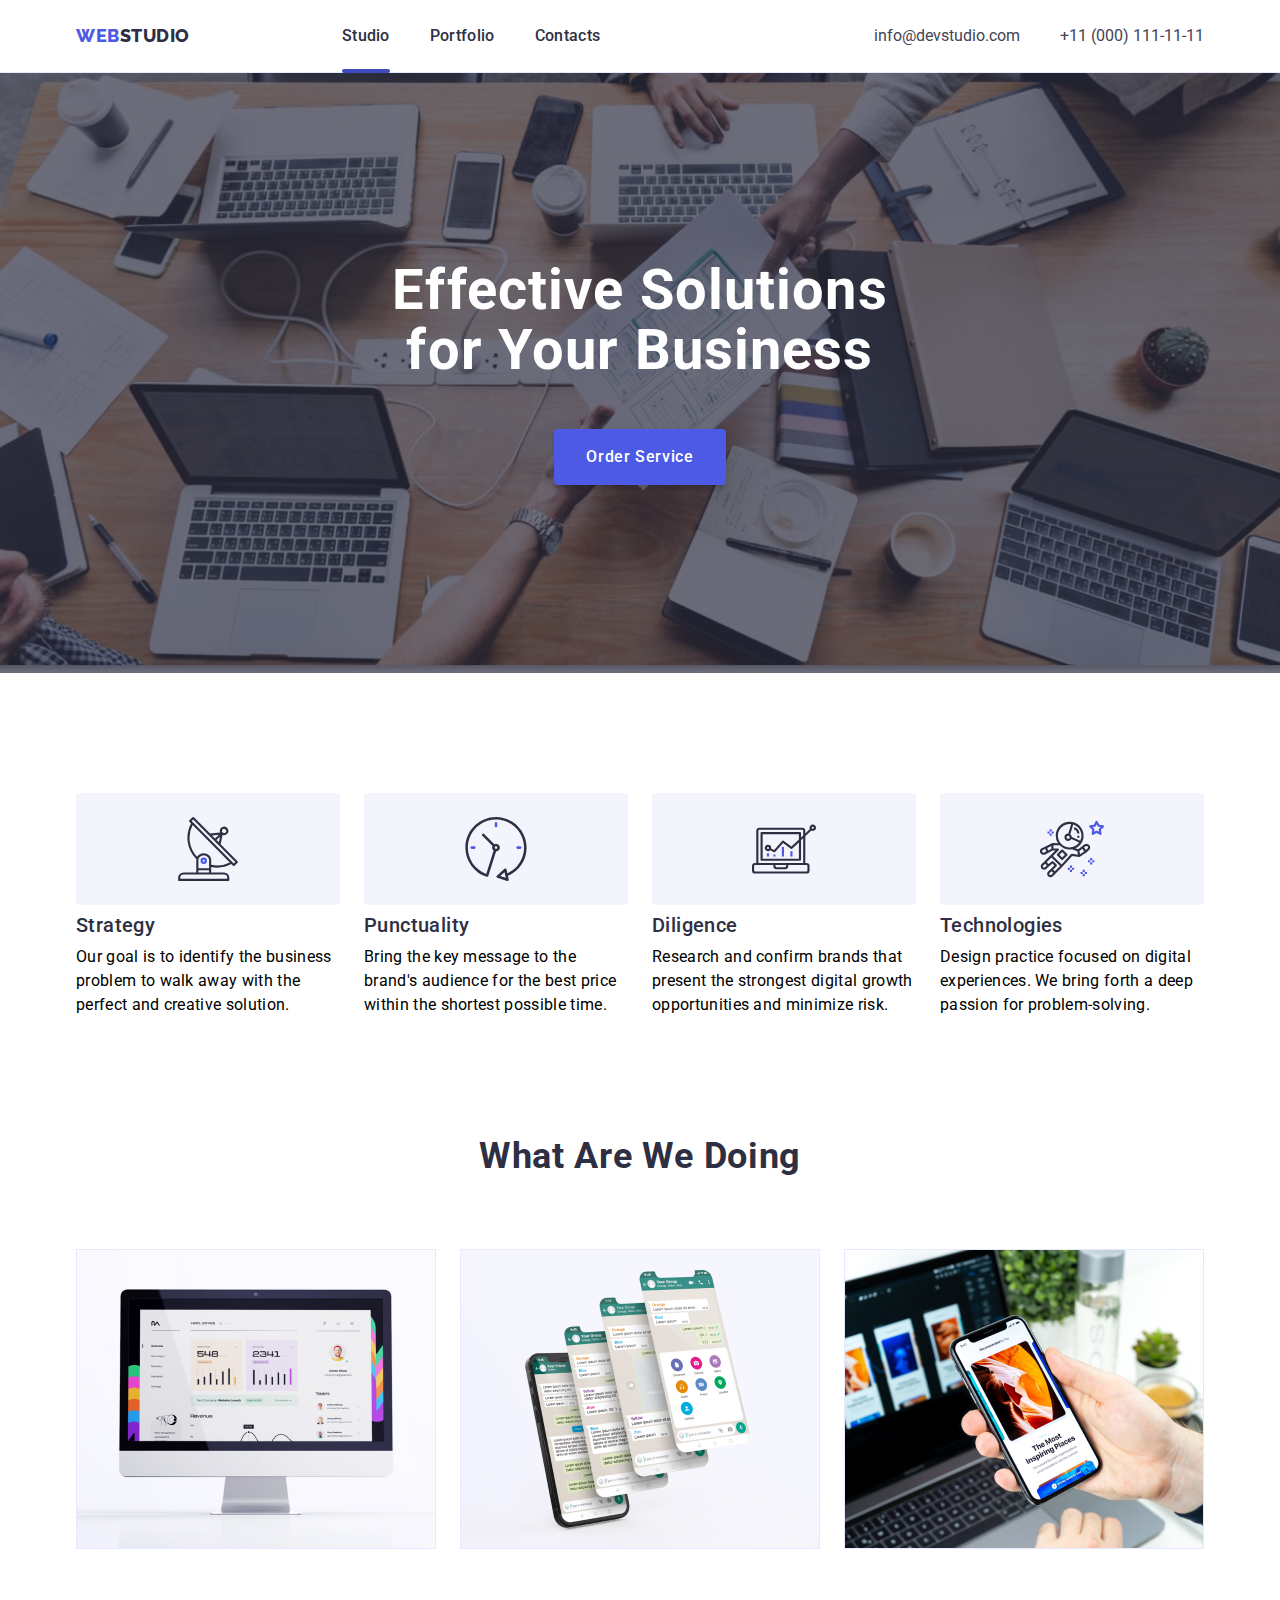
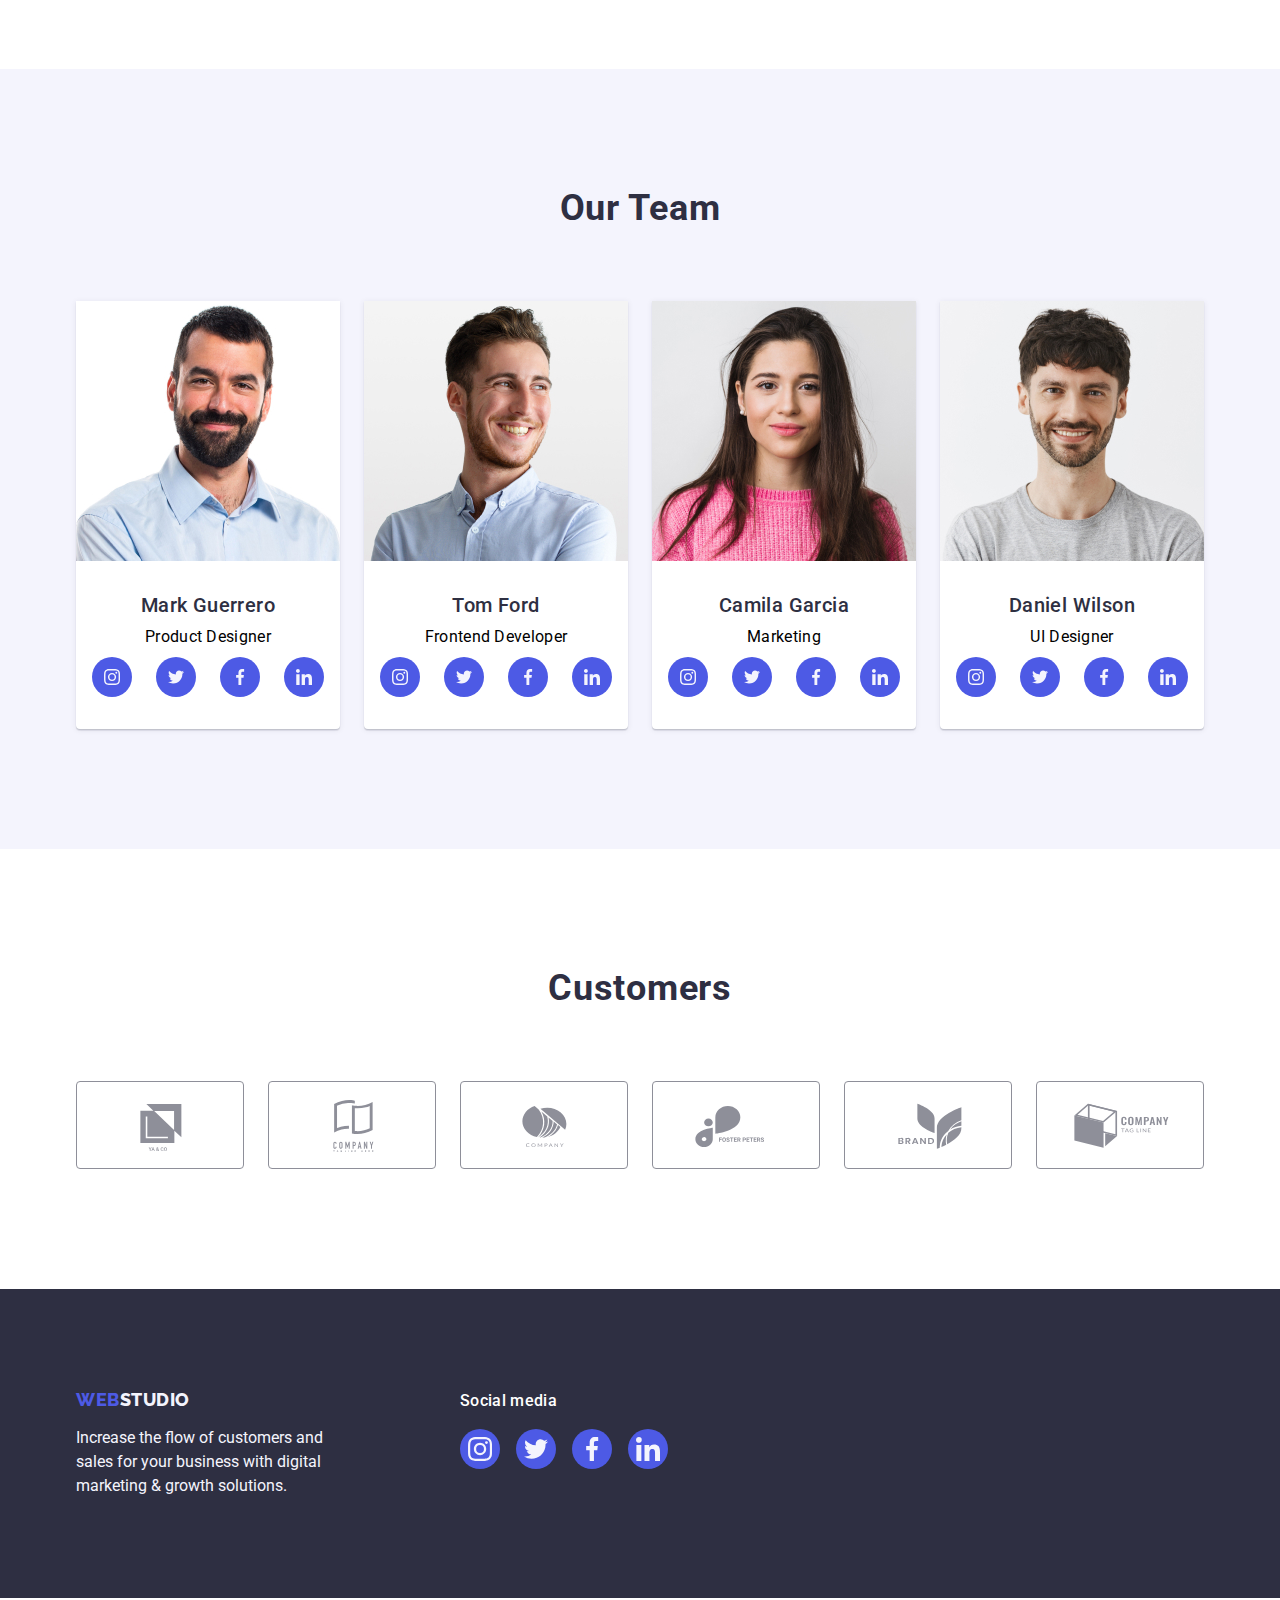
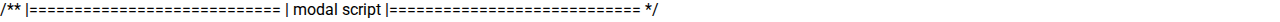
<file: index.html>
<!DOCTYPE html>
<html lang="en">
  <head>
    <meta charset="UTF-8" />
    <meta http-equiv="X-UA-Compatible" content="IE=edge" />
    <meta name="viewport" content="width=device-width, initial-scale=1.0" />
    <title>Main Page</title>
    <!-- Google fonts -->
    <link rel="preconnect" href="https://fonts.googleapis.com" />
    <link rel="preconnect" href="https://fonts.gstatic.com" crossorigin />
    <link
      href="https://fonts.googleapis.com/css2?family=Raleway:wght@800&family=Roboto:wght@400;500;700;900&display=swap"
      rel="stylesheet"
    />
    <!-- Normalize css -->
    <link
      rel="stylesheet"
      href="https://cdnjs.cloudflare.com/ajax/libs/modern-normalize/1.1.0/modern-normalize.min.css"
    />
    <!-- In-document CSS -->
    <link rel="stylesheet" href="./css/styles.css" />
  </head>

  <body>
    <header class="header">
      <!-- Header section -->
      <div class="container">
        <!-- navigation menu -->
        <nav class="nav">
          <!-- Logo -->
          <a href="./index.html" class="link nav-logo"
            >Web<span class="nav-logo-item">Studio</span>
          </a>
          <ul class="list">
            <li class="list-item">
              <a href="./index.html" class="link nav-link current">Studio</a>
            </li>
            <li class="list-item">
              <a href="./portfolio.html" class="link nav-link">Portfolio</a>
            </li>
            <li class="list-item">
              <a href="" class="link nav-link">Contacts</a>
            </li>
          </ul>
        </nav>
        <!-- adress -->
        <address class="address">
          <ul class="list">
            <li class="address-list-item">
              <a href="mailto:info@devstudio.com" class="address-item link">info@devstudio.com</a>
            </li>
            <li class="address-list-item">
              <a href="tel:+110001111111" class="address-item link">+11 (000) 111-11-11</a>
            </li>
          </ul>
        </address>
      </div>
    </header>

    <!-- main container -->
    <main>
      <!-- Hero section -->
      <section class="hero">
        <div class="container">
          <!-- head -->
          <h1 class="hero-title">Effective Solutions for Your Business</h1>
          <!-- button -->
          <button type="button" class="btn" data-modal-open>Order Service</button>
          <div class="backdrop is-hidden" data-modal>
            <div class="modal">
              <div class="modal-icon">
                <button type="button" class="modal-btn" data-modal-close>
                  <svg class="icon-close" width="8" height="8">
                    <use href="./images/icon.svg#icon-close"></use>
                  </svg>
                </button>
              </div>
            </div>
          </div>
        </div>
      </section>

      <!--  features section -->
      <section class="features">
        <div class="container">
          <h2 class="visually-hidden">features</h2>
          <ul class="list features-description">
            <li class="features-list">
              <div class="features-icon">
                <svg class="icon" width="64" height="64">
                  <use href="./images/icon.svg#icon-antenna"></use>
                </svg>
              </div>
              <h3 class="features-head">Strategy</h3>
              <p class="features-paragraf">
                Our goal is to identify the business problem to walk away with the perfect and
                creative solution.
              </p>
            </li>
            <li class="features-list">
              <div class="features-icon">
                <svg class="icon" width="64" height="64">
                  <use href="./images/icon.svg#icon-clock"></use>
                </svg>
              </div>
              <h3 class="features-head">Punctuality</h3>
              <p class="features-paragraf">
                Bring the key message to the brand's audience for the best price within the shortest
                possible time.
              </p>
            </li>
            <li class="features-list">
              <div class="features-icon">
                <svg class="icon" width="64" height="64">
                  <use href="./images/icon.svg#icon-diagram"></use>
                </svg>
              </div>
              <h3 class="features-head">Diligence</h3>
              <p class="features-paragraf">
                Research and confirm brands that present the strongest digital growth opportunities
                and minimize risk.
              </p>
            </li>
            <li class="features-list">
              <div class="features-icon">
                <svg class="icon" width="64" height="64">
                  <use href="./images/icon.svg#icon-astronaut"></use>
                </svg>
              </div>
              <h3 class="features-head">Technologies</h3>
              <p class="features-paragraf">
                Design practice focused on digital experiences. We bring forth a deep passion for
                problem-solving.
              </p>
            </li>
          </ul>
        </div>
      </section>

      <!-- product section -->
      <section class="product-section">
        <div class="container">
          <h2 class="title product">What are we doing</h2>
          <ul class="list product">
            <li class="product-list-item">
              <img src="./images/main/section2/img1.jpg" alt="monitor" width="360" />
            </li>
            <li class="product-list-item">
              <img src="./images/main/section2/img2.jpg" alt="whatsapp" width="360" />
            </li>
            <li class="product-list-item">
              <img src="./images/main/section2/img3.jpg" alt="mobile" width="360" />
            </li>
          </ul>
        </div>
      </section>

      <!-- team section -->
      <section class="team">
        <div class="container">
          <h2 class="title">Our Team</h2>
          <ul class="list">
            <li class="team-item">
              <img src="./images/main/section3/Mark.jpg" alt="Mark" width="264" class="img" />
              <div class="team-descr">
                <h3 class="team-title">Mark Guerrero</h3>
                <p class="team-posicion">Product Designer</p>
                <ul class="social-icon-list list">
                  <li class="social-icon-list-item">
                    <a
                      class="link-icon link"
                      href="https://www.instagram.com/"
                      target="_blank"
                      rel="noopener noreferrer"
                    >
                      <svg class="icon" width="16" height="16">
                        <use href="./images/icon.svg#icon-instagram"></use>
                      </svg>
                    </a>
                  </li>
                  <li class="social-icon-list-item">
                    <a
                      class="link-icon link"
                      href="https://twitter.com/"
                      target="_blank"
                      rel="noopener noreferrer"
                    >
                      <svg class="icon" width="16" height="16">
                        <use href="./images/icon.svg#icon-twitter"></use>
                      </svg>
                    </a>
                  </li>
                  <li class="social-icon-list-item">
                    <a
                      class="link-icon link"
                      href="https://www.facebook.com/"
                      target="_blank"
                      rel="noopener noreferrer"
                    >
                      <svg class="icon" width="16" height="16">
                        <use href="./images/icon.svg#icon-facebook"></use>
                      </svg>
                    </a>
                  </li>
                  <li class="social-icon-list-item">
                    <a
                      class="link-icon link"
                      href="https://www.linkedin.com/"
                      target="_blank"
                      rel="noopener noreferrer"
                    >
                      <svg class="icon" width="16" height="16">
                        <use href="./images/icon.svg#icon-linkedin"></use>
                      </svg>
                    </a>
                  </li>
                </ul>
              </div>
            </li>
            <li class="team-item">
              <img src="./images/main/section3/Tom.jpg" alt="Tom" width="264" class="img" />
              <div class="team-descr">
                <h3 class="team-title">Tom Ford</h3>
                <p class="team-posicion">Frontend Developer</p>
                <ul class="social-icon-list list">
                  <li class="social-icon-list-item">
                    <a
                      class="link-icon link"
                      href="https://www.instagram.com/"
                      target="_blank"
                      rel="noopener noreferrer"
                    >
                      <svg class="icon" width="16" height="16">
                        <use href="./images/icon.svg#icon-instagram"></use>
                      </svg>
                    </a>
                  </li>
                  <li class="social-icon-list-item">
                    <a
                      class="link-icon link"
                      href="https://twitter.com/"
                      target="_blank"
                      rel="noopener noreferrer"
                    >
                      <svg class="icon" width="16" height="16">
                        <use href="./images/icon.svg#icon-twitter"></use>
                      </svg>
                    </a>
                  </li>
                  <li class="social-icon-list-item">
                    <a
                      class="link-icon link"
                      href="https://www.facebook.com/"
                      target="_blank"
                      rel="noopener noreferrer"
                    >
                      <svg class="icon" width="16" height="16">
                        <use href="./images/icon.svg#icon-facebook"></use>
                      </svg>
                    </a>
                  </li>
                  <li class="social-icon-list-item">
                    <a
                      class="link-icon link"
                      href="https://www.linkedin.com/"
                      target="_blank"
                      rel="noopener noreferrer"
                    >
                      <svg class="icon" width="16" height="16">
                        <use href="./images/icon.svg#icon-linkedin"></use>
                      </svg>
                    </a>
                  </li>
                </ul>
              </div>
            </li>
            <li class="team-item">
              <img src="./images/main/section3/Camilla.jpg" alt="Camilla" width="264" class="img" />
              <div class="team-descr">
                <h3 class="team-title">Camila Garcia</h3>
                <p class="team-posicion">Marketing</p>
                <ul class="social-icon-list list">
                  <li class="social-icon-list-item">
                    <a
                      class="link-icon link"
                      href="https://www.instagram.com/"
                      target="_blank"
                      rel="noopener noreferrer"
                    >
                      <svg class="icon" width="16" height="16">
                        <use href="./images/icon.svg#icon-instagram"></use>
                      </svg>
                    </a>
                  </li>
                  <li class="social-icon-list-item">
                    <a
                      class="link-icon link"
                      href="https://twitter.com/"
                      target="_blank"
                      rel="noopener noreferrer"
                    >
                      <svg class="icon" width="16" height="16">
                        <use href="./images/icon.svg#icon-twitter"></use>
                      </svg>
                    </a>
                  </li>
                  <li class="social-icon-list-item">
                    <a
                      class="link-icon link"
                      href="https://www.facebook.com/"
                      target="_blank"
                      rel="noopener noreferrer"
                    >
                      <svg class="icon" width="16" height="16">
                        <use href="./images/icon.svg#icon-facebook"></use>
                      </svg>
                    </a>
                  </li>
                  <li class="social-icon-list-item">
                    <a
                      class="link-icon link"
                      href="https://www.linkedin.com/"
                      target="_blank"
                      rel="noopener noreferrer"
                    >
                      <svg class="icon" width="16" height="16">
                        <use href="./images/icon.svg#icon-linkedin"></use>
                      </svg>
                    </a>
                  </li>
                </ul>
              </div>
            </li>
            <li class="team-item">
              <img src="./images/main/section3/Daniel.jpg" alt="Daniel" width="264" class="img" />
              <div class="team-descr">
                <h3 class="team-title">Daniel Wilson</h3>
                <p class="team-posicion">UI Designer</p>
                <ul class="social-icon-list list">
                  <li class="social-icon-list-item">
                    <a
                      class="link-icon link"
                      href="https://www.instagram.com/"
                      target="_blank"
                      rel="noopener noreferrer"
                    >
                      <svg class="icon" width="16" height="16">
                        <use href="./images/icon.svg#icon-instagram"></use>
                      </svg>
                    </a>
                  </li>
                  <li class="social-icon-list-item">
                    <a
                      class="link-icon link"
                      href="https://twitter.com/"
                      target="_blank"
                      rel="noopener noreferrer"
                    >
                      <svg class="icon" width="16" height="16">
                        <use href="./images/icon.svg#icon-twitter"></use>
                      </svg>
                    </a>
                  </li>
                  <li class="social-icon-list-item">
                    <a
                      class="link-icon link"
                      href="https://www.facebook.com/"
                      target="_blank"
                      rel="noopener noreferrer"
                    >
                      <svg class="icon" width="16" height="16">
                        <use href="./images/icon.svg#icon-facebook"></use>
                      </svg>
                    </a>
                  </li>
                  <li class="social-icon-list-item">
                    <a
                      class="link-icon link"
                      href="https://www.linkedin.com/"
                      target="_blank"
                      rel="noopener noreferrer"
                    >
                      <svg class="icon" width="16" height="16">
                        <use href="./images/icon.svg#icon-linkedin"></use>
                      </svg>
                    </a>
                  </li>
                </ul>
              </div>
            </li>
          </ul>
        </div>
      </section>

      <!-- section castomers -->

      <section class="castomers">
        <div class="container">
          <h2 class="castomers-title">Customers</h2>
          <ul class="castomers-list list">
            <li class="castomers-list-item">
              <a href="" class="castomers-link link">
                <svg class="castomers-icon" width="104" height="56">
                  <use href="./images/icon.svg#icon-logo1" class="icon"></use>
                </svg>
              </a>
            </li>
            <li class="castomers-list-item">
              <a href="" class="castomers-link link">
                <svg class="castomers-icon" width="104" height="56">
                  <use href="./images/icon.svg#icon-logo2" class="icon"></use>
                </svg>
              </a>
            </li>
            <li class="castomers-list-item">
              <a href="" class="castomers-link link">
                <svg class="castomers-icon" width="104" height="56">
                  <use href="./images/icon.svg#icon-logo3" class="icon"></use>
                </svg>
              </a>
            </li>
            <li class="castomers-list-item">
              <a href="" class="castomers-link link">
                <svg class="castomers-icon" width="104" height="56">
                  <use href="./images/icon.svg#icon-logo4" class="icon"></use>
                </svg>
              </a>
            </li>
            <li class="castomers-list-item">
              <a href="" class="castomers-link link">
                <svg class="castomers-icon" width="104" height="56">
                  <use href="./images/icon.svg#icon-logo5" class="icon"></use>
                </svg>
              </a>
            </li>
            <li class="castomers-list-item">
              <a href="" class="castomers-link link">
                <svg class="castomers-icon" width="104" height="56">
                  <use href="./images/icon.svg#icon-logo6" class="icon"></use>
                </svg>
              </a>
            </li>
          </ul>
        </div>
      </section>
    </main>

    <!-- footer section-->
    <footer class="footer">
      <div class="container">
        <div class="footer-logo-cont">
          <!-- logo -->
          <a href="./index.html" class="link footer-logo"
            >Web<span class="footer-logo-item">Studio</span>
          </a>
          <p class="text">
            Increase the flow of customers and sales for your business with digital marketing &
            growth solutions.
          </p>
        </div>
        <div class="footer-social-cont">
          <p class="footer-social-title">Social media</p>
          <ul class="footer-list list">
            <li class="footer-list-item">
              <a
                class="footer-social-link"
                href="https://www.instagram.com/"
                target="_blank"
                rel="noopener noreferrer"
              >
                <svg class="icon" width="24" height="24">
                  <use href="./images/icon.svg#icon-instagram"></use>
                </svg>
              </a>
            </li>
            <li class="footer-list-item">
              <a
                class="footer-social-link"
                href="https://twitter.com/"
                target="_blank"
                rel="noopener noreferrer"
              >
                <svg class="icon" width="24" height="24">
                  <use href="./images/icon.svg#icon-twitter"></use>
                </svg>
              </a>
            </li>
            <li class="footer-list-item">
              <a
                class="footer-social-link"
                href="https://www.facebook.com/"
                target="_blank"
                rel="noopener noreferrer"
              >
                <svg class="icon" width="24" height="24">
                  <use href="./images/icon.svg#icon-facebook"></use>
                </svg>
              </a>
            </li>
            <li class="footer-list-item">
              <a
                class="footer-social-link"
                href="https://www.linkedin.com/"
                target="_blank"
                rel="noopener noreferrer"
              >
                <svg class="icon" width="24" height="24">
                  <use href="./images/icon.svg#icon-linkedin"></use>
                </svg>
              </a>
            </li>
          </ul>
        </div>
      </div>
    </footer>
    /** |============================ | modal script |============================ */
    <script src="./js/modal.js"></script>
  </body>
</html>
</file>
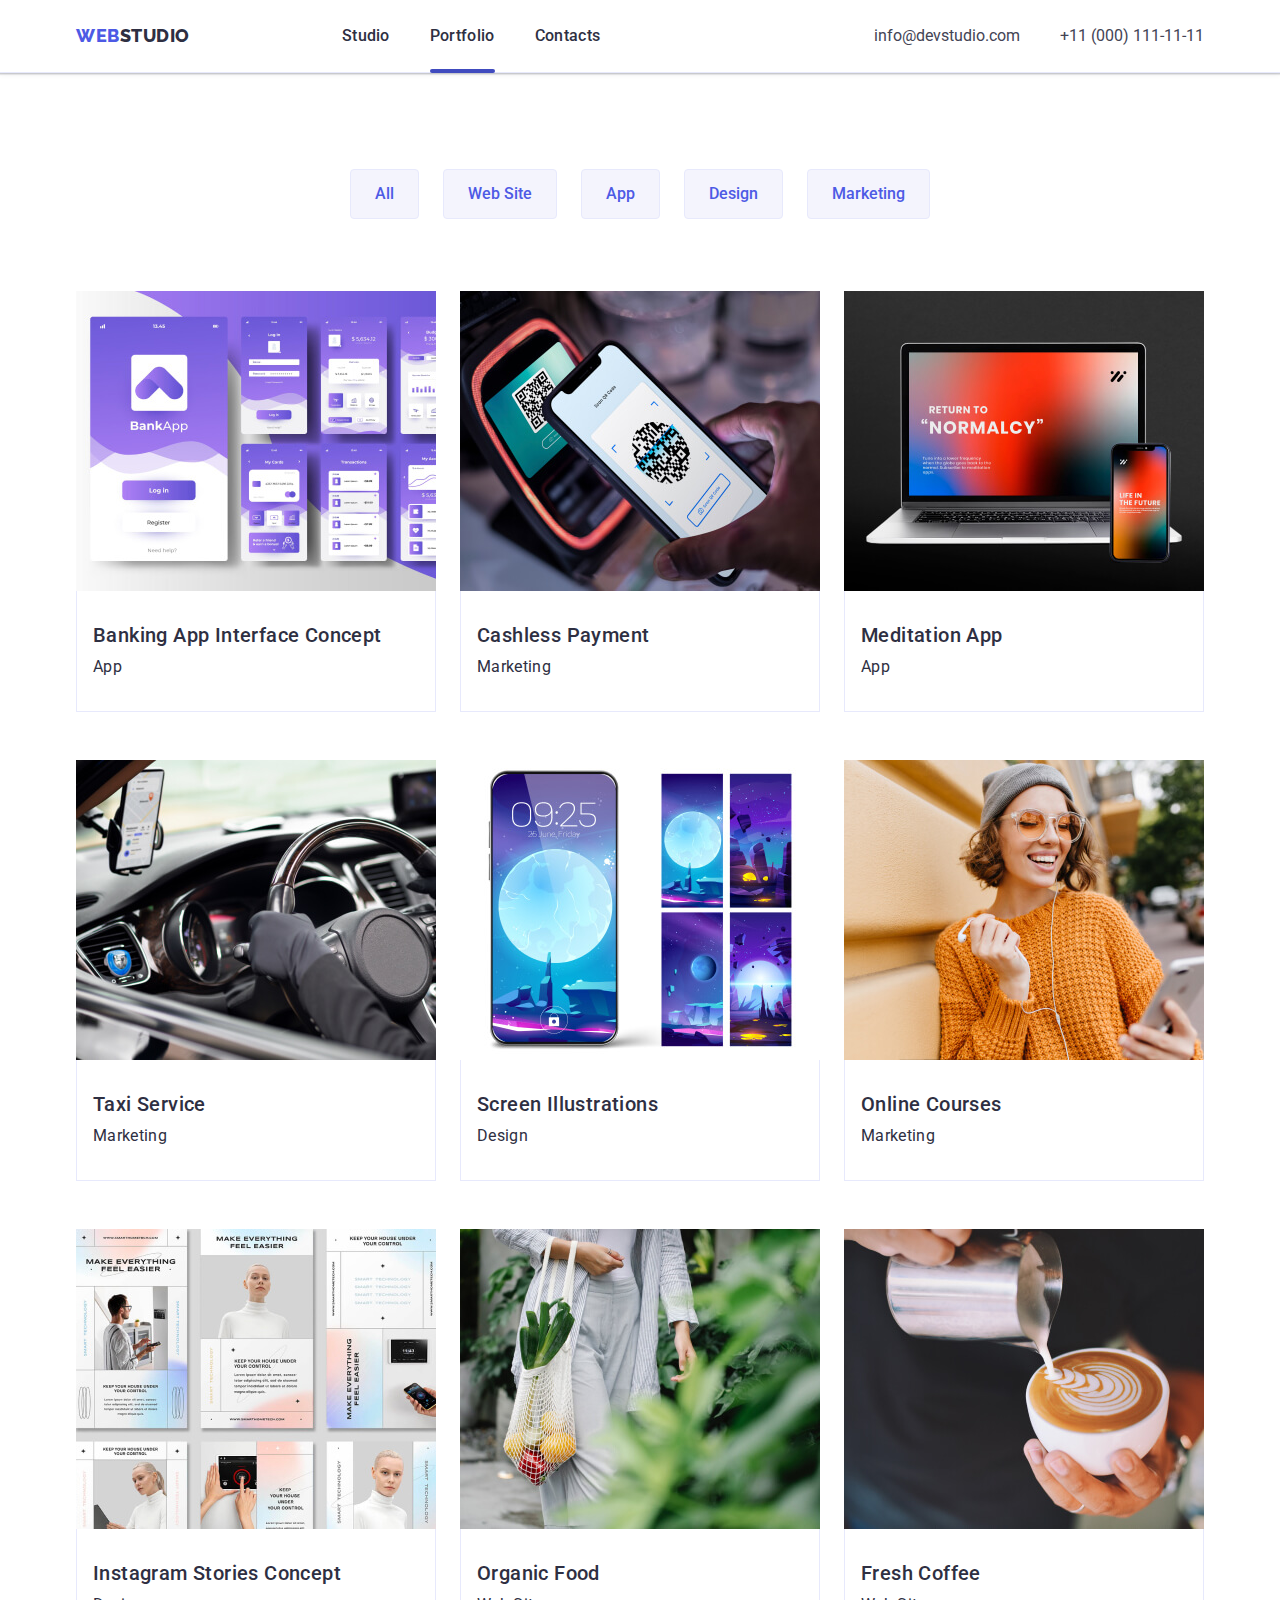
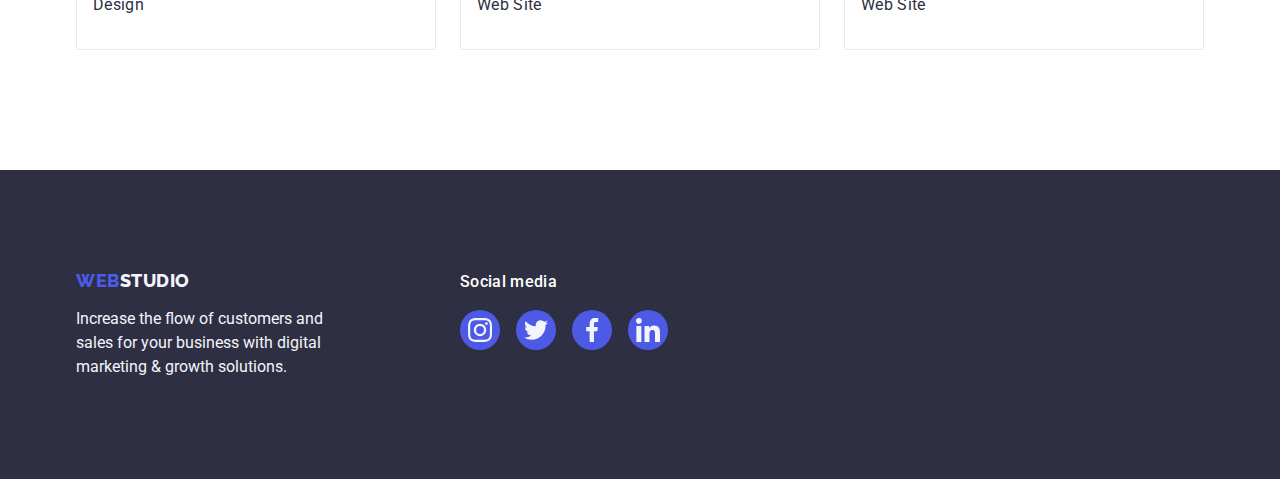
<file: portfolio.html>
<!DOCTYPE html>
<html lang="en">
  <head>
    <meta charset="UTF-8" />
    <meta http-equiv="X-UA-Compatible" content="IE=edge" />
    <meta name="viewport" content="width=device-width, initial-scale=1.0" />
    <title>Portfolio</title>
    <link rel="preconnect" href="https://fonts.googleapis.com" />
    <link rel="preconnect" href="https://fonts.gstatic.com" crossorigin />
    <link
      href="https://fonts.googleapis.com/css2?family=Raleway:wght@800&family=Roboto:wght@400;500;700;900&display=swap"
      rel="stylesheet"
    />
    <link
      rel="stylesheet"
      href="https://cdnjs.cloudflare.com/ajax/libs/modern-normalize/1.1.0/modern-normalize.min.css"
    />
    <link rel="stylesheet" href="./css/styles.css" />
  </head>
  <body>
    <!-- Header -->
    <header class="header">
      <div class="container">
        <!-- navigation menu -->
        <nav class="nav">
          <!-- Logo -->
          <a href="./index.html" class="link nav-logo"
            >Web<span class="nav-logo-item">Studio</span>
          </a>
          <ul class="list">
            <li class="list-item">
              <a href="./index.html" class="link nav-link">Studio</a>
            </li>
            <li class="list-item">
              <a href="./portfolio.html" class="link nav-link current">Portfolio</a>
            </li>
            <li class="list-item">
              <a href="" class="link nav-link">Contacts</a>
            </li>
          </ul>
        </nav>
        <!-- adress -->
        <address class="address">
          <ul class="list">
            <li class="address-list-item">
              <a href="mailto:info@devstudio.com" class="address-item link">info@devstudio.com</a>
            </li>
            <li class="address-list-item">
              <a href="tel:+110001111111" class="address-item link">+11 (000) 111-11-11</a>
            </li>
          </ul>
        </address>
      </div>
    </header>
    <!--main content  -->

    <main>
      <section class="section-portfolio">
        <div class="container">
          <!-- head -->

          <h1 class="visually-hidden">Portfolio</h1>

          <!-- filter -->

          <ul class="list filter">
            <li class="filter-list">
              <button type="button" class="portfolio-btn">All</button>
            </li>
            <li class="filter-list">
              <button type="button" class="portfolio-btn">Web Site</button>
            </li>
            <li class="filter-list">
              <button type="button" class="portfolio-btn">App</button>
            </li>
            <li class="filter-list">
              <button type="button" class="portfolio-btn">Design</button>
            </li>
            <li class="filter-list">
              <button type="button" class="portfolio-btn">Marketing</button>
            </li>
          </ul>

          <!-- product -->

          <ul class="list cards">
            <li class="card">
              <a href="" class="link">
                <div class="box-overlay">
                  <img
                    src="./images/portfolio/row1/banking-app.jpg"
                    alt="Banking App Interface Concept"
                    width="360"
                  />
                  <div class="overlay">
                    <p>
                      14 Stylish and User-Friendly App Design Concepts · Task Manager App · Calorie
                      Tracker App · Exotic Fruit Ecommerce App · Cloud Storage App
                    </p>
                  </div>
                </div>
                <div class="card-categories">
                  <h2 class="portfolio-title">Banking App Interface Concept</h2>
                  <p class="portfolio-text">App</p>
                </div>
              </a>
            </li>
            <li class="card">
              <a href="" class="link">
                <div class="box-overlay">
                  <img
                    src="./images/portfolio/row1/cashles-payment.jpg"
                    alt="Cashless Payment"
                    width="360"
                  />
                  <div class="overlay">
                    <p>
                      14 Stylish and User-Friendly App Design Concepts · Task Manager App · Calorie
                      Tracker App · Exotic Fruit Ecommerce App · Cloud Storage App
                    </p>
                  </div>
                </div>
                <div class="card-categories">
                  <h2 class="portfolio-title">Cashless Payment</h2>
                  <p class="portfolio-text">Marketing</p>
                </div>
              </a>
            </li>
            <li class="card">
              <a href="" class="link">
                <div class="box-overlay">
                  <img
                    src="./images/portfolio/row1/meditacion-app.jpg"
                    alt="Meditation App"
                    width="360"
                  />
                  <div class="overlay">
                    <p>
                      14 Stylish and User-Friendly App Design Concepts · Task Manager App · Calorie
                      Tracker App · Exotic Fruit Ecommerce App · Cloud Storage App
                    </p>
                  </div>
                </div>
                <div class="card-categories">
                  <h2 class="portfolio-title">Meditation App</h2>
                  <p class="portfolio-text">App</p>
                </div>
              </a>
            </li>
            <li class="card">
              <a href="" class="link">
                <div class="box-overlay">
                  <img
                    src="./images/portfolio/row2/taxi-service.jpg"
                    alt="Taxi Service"
                    width="360"
                  />
                  <div class="overlay">
                    <p>
                      14 Stylish and User-Friendly App Design Concepts · Task Manager App · Calorie
                      Tracker App · Exotic Fruit Ecommerce App · Cloud Storage App
                    </p>
                  </div>
                </div>
                <div class="card-categories">
                  <h2 class="portfolio-title">Taxi Service</h2>
                  <p class="portfolio-text">Marketing</p>
                </div>
              </a>
            </li>
            <li class="card">
              <a href="" class="link">
                <div class="box-overlay">
                  <img
                    src="./images/portfolio/row2/screen-illustrations.jpg"
                    alt="Screen Illustrations"
                    width="360"
                  />
                  <div class="overlay">
                    <p>
                      14 Stylish and User-Friendly App Design Concepts · Task Manager App · Calorie
                      Tracker App · Exotic Fruit Ecommerce App · Cloud Storage App
                    </p>
                  </div>
                </div>
                <div class="card-categories">
                  <h2 class="portfolio-title">Screen Illustrations</h2>
                  <p class="portfolio-text">Design</p>
                </div>
              </a>
            </li>
            <li class="card">
              <a href="" class="link">
                <div class="box-overlay">
                  <img
                    src="./images/portfolio/row2/online-courses.jpg"
                    alt="Online Courses"
                    width="360"
                  />
                  <div class="overlay">
                    <p>
                      14 Stylish and User-Friendly App Design Concepts · Task Manager App · Calorie
                      Tracker App · Exotic Fruit Ecommerce App · Cloud Storage App
                    </p>
                  </div>
                </div>
                <div class="card-categories">
                  <h2 class="portfolio-title">Online Courses</h2>
                  <p class="portfolio-text">Marketing</p>
                </div>
              </a>
            </li>
            <li class="card">
              <a href="" class="link">
                <div class="box-overlay">
                  <img
                    src="./images/portfolio/row3/instagram.jpg"
                    alt="Instagram Stories Concept"
                    width="360"
                  />
                  <div class="overlay">
                    <p>
                      14 Stylish and User-Friendly App Design Concepts · Task Manager App · Calorie
                      Tracker App · Exotic Fruit Ecommerce App · Cloud Storage App
                    </p>
                  </div>
                </div>
                <div class="card-categories">
                  <h2 class="portfolio-title">Instagram Stories Concept</h2>
                  <p class="portfolio-text">Design</p>
                </div>
              </a>
            </li>
            <li class="card">
              <a href="" class="link">
                <div class="box-overlay">
                  <img
                    src="./images/portfolio/row3/organic-food.jpg"
                    alt="Organic Food"
                    width="360"
                  />
                  <div class="overlay">
                    <p>
                      14 Stylish and User-Friendly App Design Concepts · Task Manager App · Calorie
                      Tracker App · Exotic Fruit Ecommerce App · Cloud Storage App
                    </p>
                  </div>
                </div>
                <div class="card-categories">
                  <h2 class="portfolio-title">Organic Food</h2>
                  <p class="portfolio-text">Web Site</p>
                </div>
              </a>
            </li>
            <li class="card">
              <a href="" class="link">
                <div class="box-overlay">
                  <img
                    src="./images/portfolio/row3/fresh-coffee.jpg"
                    alt="Fresh Coffee"
                    width="360"
                  />
                  <div class="overlay">
                    <p>
                      14 Stylish and User-Friendly App Design Concepts · Task Manager App · Calorie
                      Tracker App · Exotic Fruit Ecommerce App · Cloud Storage App
                    </p>
                  </div>
                </div>
                <div class="card-categories">
                  <h2 class="portfolio-title">Fresh Coffee</h2>
                  <p class="portfolio-text">Web Site</p>
                </div>
              </a>
            </li>
          </ul>
        </div>
      </section>
    </main>

    <!-- footer -->
    <footer class="footer">
      <div class="container">
        <div class="footer-logo-cont">
          <!-- logo -->
          <a href="./index.html" class="link footer-logo"
            >Web<span class="footer-logo-item">Studio</span>
          </a>
          <p class="text">
            Increase the flow of customers and sales for your business with digital marketing &
            growth solutions.
          </p>
        </div>
        <div class="footer-social-cont">
          <p class="footer-social-title">Social media</p>
          <ul class="footer-list list">
            <li class="footer-list-item">
              <a
                class="footer-social-link"
                href="https://www.instagram.com/"
                target="_blank"
                rel="noopener noreferrer"
              >
                <svg class="icon" width="24" height="24">
                  <use href="./images/icon.svg#icon-instagram"></use>
                </svg>
              </a>
            </li>
            <li class="footer-list-item">
              <a
                class="footer-social-link"
                href="https://twitter.com/"
                target="_blank"
                rel="noopener noreferrer"
              >
                <svg class="icon" width="24" height="24">
                  <use href="./images/icon.svg#icon-twitter"></use>
                </svg>
              </a>
            </li>
            <li class="footer-list-item">
              <a
                class="footer-social-link"
                href="https://www.facebook.com/"
                target="_blank"
                rel="noopener noreferrer"
              >
                <svg class="icon" width="24" height="24">
                  <use href="./images/icon.svg#icon-facebook"></use>
                </svg>
              </a>
            </li>
            <li class="footer-list-item">
              <a
                class="footer-social-link"
                href="https://www.linkedin.com/"
                target="_blank"
                rel="noopener noreferrer"
              >
                <svg class="icon" width="24" height="24">
                  <use href="./images/icon.svg#icon-linkedin"></use>
                </svg>
              </a>
            </li>
          </ul>
        </div>
      </div>
    </footer>
  </body>
</html>
</file>
<file: css/styles.css>
:root {
  --text-color: #434455;
  --dark-color: #2e2f42;
  --primary-barnd-color: #4d5ae5;
  --background-color: #ffffff;
  --pressed-state-cl: #404bbf;
  --light-color: #f4f4fd;
  --heder-border-cl: #e7e9fc;
  --social-activ-cl: #31d0aa;
  --border-cl: #8e8f99;
  --castomer-cl: #8e8f99;
  --сubic: cubic-bezier(0.4, 0, 0.2, 1);
  --backdrop: rgba(46, 47, 66, 0.4);
}
html {
  box-sizing: border-box;
}

*,
*::before,
*::after {
  box-sizing: inherit;
}

body {
  font-family: 'Roboto', sans-serif;
  font-style: normal;
  font-weight: 400;
  font-size: 16px;
  line-height: 24px;

  color: var(--brand-color);
  background-color: var(--background-color);
}

h1,
h2,
h3,
h4,
h5,
h6,
p {
  margin: 0;
}
ul {
  padding: 0;
}
/* utylits */
.container {
  width: 1158px;
  padding-left: 15px;
  padding-right: 15px;
  margin: 0 auto;
}
.link {
  text-decoration: none;
}
.list {
  list-style: none;
  margin: 0;
  padding: 0;
}
img {
  display: block;
}
.visually-hidden {
  position: absolute;
  width: 1px;
  height: 1px;
  margin: -1px;
  border: 0;
  padding: 0;
  white-space: nowrap;
  clip-path: inset(100%);
  clip: rect(0 0 0 0);
  overflow: hidden;
}

/* styles for index.html */

/**
  |============================
  | header section
  |============================
*/
.header .container {
  display: flex;
  align-items: center;
  margin: 0 auto 0 auto;
}
.header {
  border-bottom: 1px solid var(--heder-border-cl);
  box-shadow: 0px 2px 1px rgba(46, 47, 66, 0.08), 0px 1px 1px rgba(46, 47, 66, 0.16),
    0px 1px 6px rgba(46, 47, 66, 0.08);
}
/* logo */
.nav-logo {
  font-family: 'Raleway', sans-serif;
  font-style: normal;
  font-weight: 800;
  font-size: 18px;
  line-height: 1.17;
  margin-right: 76px;

  letter-spacing: 0.03em;
  text-decoration: none;
  text-transform: uppercase;

  color: var(--primary-barnd-color);
}

.this-page {
  position: relative;
}

.nav-logo-item {
  color: var(--dark-color);
}

/* navigation */
.nav {
  display: flex;
  align-items: center;
  margin-right: auto;

  font-style: normal;
  font-weight: 500;
  font-size: 16px;
  line-height: 24px;
}

.nav .list {
  display: flex;
  margin-left: 76px;
  gap: 40px;
}

.nav-link {
  position: relative;
  display: flex;
  padding-top: 24px;
  padding-bottom: 24px;
}

.nav-link.current::after {
  content: '';
  position: absolute;
  width: 100%;
  height: 4px;
  bottom: -1px;

  background: var(--pressed-state-cl);
  color: var(--pressed-state-cl);
  border-radius: 2px;
}
.list .nav-link {
  font-weight: 500;
  font-size: 16px;
  line-height: 1.5;
  letter-spacing: 0.02em;

  color: var(--dark-color);
  transition: color 250ms var(--сubic);
}
.list .nav-link:hover,
.list .nav-link:focus {
  color: var(--pressed-state-cl);
}

/* address */
.address {
  font-style: normal;
}
.address-item.link {
  color: var(--text-color);
}
.address .list {
  display: flex;
  gap: 40px;
}
.address-item {
  transition: color 250ms var(--сubic);
}
.address-item:hover,
.address-item:focus {
  color: var(--pressed-state-cl);
}
/**
  |============================
  | hero section
  |============================
*/

.hero {
  padding: 188px 0;
  max-width: 1440px;
  min-height: 600px;
  margin: 0 auto;
  text-align: center;
  background-color: var(--dark-color);

  background-image: linear-gradient(rgba(46, 47, 66, 0.7), rgba(46, 47, 66, 0.7)),
    url('../images/main/people-office.jpg');
  background-position: center;
  background-size: cover;
  background-repeat: no-repeat;
}

.hero-title {
  font-family: 'Roboto';
  font-style: normal;
  font-weight: 700;
  font-size: 56px;
  letter-spacing: 0.02em;
  line-height: 1.07;

  max-width: 496px;
  text-align: center;
  margin-bottom: 48px;
  margin-left: auto;
  margin-right: auto;

  color: var(--background-color);
}

/* batton */
.btn {
  font-family: 'Roboto', sans-serif;
  font-weight: 500;
  font-size: 16px;
  line-height: 1.5;
  letter-spacing: 0.04em;

  display: block;
  margin: 0 auto;
  border-radius: 4px;
  padding: 16px 32px;
  min-width: 169px;
  height: 56px;
  box-shadow: 0px 4px 4px rgba(0, 0, 0, 0.15);
  border: none;

  color: var(--background-color);
  background-color: var(--primary-barnd-color);
  cursor: pointer;

  transition: background 250ms var(--сubic);
}

.btn:hover,
.btn:focus {
  background-color: var(--pressed-state-cl);
}

/* modal window */
.backdrop {
  position: fixed;
  top: 0;
  left: 0;

  width: 100%;
  height: 100%;

  background-color: var(--backdrop);
  transition: opacity 250ms var(--сubic), visibility 250ms var(--сubic);
}
.backdrop.is-hidden {
  opacity: 0;
  visibility: hidden;
  pointer-events: none;
}
.modal {
  position: absolute;
  top: 50%;
  left: 50%;

  transform: translate(-50%, -50%);

  min-width: 408px;
  min-height: 576px;
  padding: 24px;

  background: #fcfcfc;
  box-shadow: 0px 1px 1px rgba(0, 0, 0, 0.14), 0px 1px 3px rgba(0, 0, 0, 0.12),
    0px 2px 1px rgba(0, 0, 0, 0.2);
  border-radius: 4px;
}
.modal-icon {
  width: 24px;
  height: 24px;
  margin-left: auto;
}
.modal-btn {
  display: flex;
  align-items: center;
  justify-content: center;

  width: 100%;
  height: 100%;

  border: none;
  border-radius: 50%;
  background-color: #e7e9fc;
  background-size: cover;

  transition: color 250ms var(--сubic), background 250ms var(--сubic);
}
.icon-close {
  fill: currentColor;
}
.modal-btn:hover,
.modal-btn:focus {
  background-color: var(--pressed-state-cl);
  color: var(--light-color);
  cursor: pointer;
}

/**
  |============================
  | features section
  |============================
*/
.features {
  padding: 120px 0;
}
.features-icon {
  display: flex;
  align-items: center;
  justify-content: center;

  width: 264px;
  height: 112px;
  margin: 0 0 8px 0;

  /* CLOUD */

  background: var(--light-color);
  border-radius: 4px;
}
.features-icon .icon {
  width: 64px;
  height: 64px;
  justify-content: center;
}
.features-head {
  font-weight: 500;
  font-size: 20px;
  line-height: 1.2;
  letter-spacing: 0.02em;

  margin-bottom: 8px;

  color: var(--dark-color);
}
.features-paragraf {
  letter-spacing: 0.02em;
}

.features-description {
  display: flex;
  gap: 24px;
}
.features-list {
  flex-basis: calc((100% - 72px) / 4);
}

/**
  |============================
  | product section
  |============================
*/
.product-section {
  padding-bottom: 120px;
}
.title {
  text-align: center;
  letter-spacing: 0.02em;
  text-transform: capitalize;

  font-family: 'Roboto';
  font-style: normal;
  font-weight: 700;
  font-size: 36px;
  line-height: 1.11;

  margin-bottom: 72px;

  color: var(--dark-color);
}

.list.product {
  display: flex;
  gap: 24px;
}

.title.product {
  margin-bottom: 72px;
}
/**
  |============================
  | team seection
  |============================
*/

.team {
  padding: 120px 0;

  background-color: var(--light-color);
}

.team .list {
  display: flex;
  gap: 24px;
}

.team-item {
  flex-basis: calc((100% - 72px) / 4);

  box-shadow: 0px 1px 6px rgba(46, 47, 66, 0.08), 0px 1px 1px rgba(46, 47, 66, 0.16),
    0px 2px 1px rgba(46, 47, 66, 0.08);
  border-radius: 0px 0px 4px 4px;
  background-color: var(--background-color);
}

.team-title {
  font-family: 'Roboto';
  font-style: normal;
  font-weight: 500;
  font-size: 20px;
  line-height: 24px;
  text-align: center;
  letter-spacing: 0.02em;

  margin-bottom: 8px;

  color: var(--dark-color);
}

.team-posicion {
  font-family: 'Roboto';
  font-style: normal;
  font-weight: 400;
  font-size: 16px;
  line-height: 24px;
  text-align: center;
  letter-spacing: 0.02em;

  margin-bottom: 8px;
}

.team-descr {
  padding: 32px 0;
  border-radius: 0px 0px 4px 4px;
}

/* icons */

.social-icon-list {
  display: flex;
  justify-content: center;
  gap: 24px;
}
.social-icon-list-item {
  width: 40px;
  height: 40px;
}

.link-icon {
  display: flex;
  width: 100%;
  height: 100%;

  align-items: center;
  justify-content: center;

  background-color: var(--primary-barnd-color);

  border-radius: 50%;

  transition: background 250ms var(--сubic);
}
.link-icon:hover,
.link-icon:focus {
  background-color: var(--pressed-state-cl);
}

.link-icon .icon {
  fill: var(--light-color);
}
/**
  |============================
  |Castomers section
  |============================
*/
.castomers {
  padding: 120px 0;
  text-align: center;
}

.castomers-title {
  font-family: 'Roboto';
  font-style: normal;
  font-weight: 700;
  font-size: 36px;
  line-height: 1.1;
  /* identical to box height, or 111% */

  margin-bottom: 72px;

  letter-spacing: 0.02em;

  /* NAVY BLUE */

  color: var(--dark-color);
}
.castomers-list {
  display: flex;
  gap: 24px;
  justify-content: center;
}

.castomers-list-item {
  width: 168px;
  height: 88px;

  /* padding: 16px 32px; */
}

/* ===ICONS ===*/
.castomers-link {
  display: flex;
  justify-content: center;
  align-items: center;

  /* width: 100%; */
  height: 100%;

  color: var(--castomer-cl);
  border: 1px solid var(--border-cl);
  border-radius: 4px;

  transition: border 250ms var(--сubic), color 250ms var(--сubic);
}
.castomers-icon {
  fill: currentColor;
}

.castomers-link:hover,
.castomers-link:focus {
  border-color: var(--pressed-state-cl);
  color: var(--pressed-state-cl);
}

/**
  |============================
  | footer
  |============================
*/

.footer {
  padding: 100px 0;

  background-color: var(--dark-color);
}
.footer .container {
  display: flex;
  align-items: baseline;
  gap: 120px;
}
.footer-logo {
  display: inline-block;
  align-items: center;

  letter-spacing: 0.03em;
  text-decoration: none;
  text-transform: uppercase;

  font-family: 'Raleway', sans-serif;
  font-style: normal;
  font-weight: 800;
  font-size: 18px;
  line-height: 1.17;

  margin-bottom: 16px;

  color: var(--primary-barnd-color);
}
.footer-logo-item,
.footer .text {
  color: var(--light-color);
}

.footer .text {
  width: 264px;
}

.footer-social-title {
  font-family: 'Roboto';
  font-style: normal;
  font-weight: 500;
  font-size: 16px;
  line-height: 1.5;
  /* identical to box height, or 150% */

  letter-spacing: 0.02em;

  margin-bottom: 16px;

  /* WHITE */

  color: var(--background-color);
}
.footer-list {
  display: flex;
  gap: 16px;
}
.footer-list-item {
  width: 40px;
  height: 40px;
}
.footer-social-link {
  display: flex;
  align-items: center;
  justify-content: center;

  width: 100%;
  height: 100%;

  border-radius: 50%;

  background-color: var(--primary-barnd-color);
  background-size: cover;

  transition: background 250ms var(--сubic);
}
.footer-social-link:hover,
.footer-social-link:focus {
  background-color: var(--social-activ-cl);
}
.footer .icon {
  fill: var(--light-color);
}
/**
  |============================
  | portfolio page
  |============================
*/
.section-portfolio {
  padding: 96px 0 120px;
}

/* filter */
.portfolio-btn {
  display: flex;
  flex-direction: row;
  justify-content: center;
  align-items: center;

  padding: 12px 24px;

  font-family: 'Roboto';
  font-style: normal;
  font-weight: 500;
  font-size: 16px;
  line-height: 1.5;

  border: 1px solid var(--heder-border-cl);
  border-radius: 4px;
  cursor: pointer;

  background: var(--light-color);
  color: var(--primary-barnd-color);

  transition: color 250ms var(--сubic), background 250ms var(--сubic), border 250ms var(--сubic),
    box-shadow 250ms var(--сubic);
}

.portfolio-btn:hover,
.portfolio-btn:focus {
  color: var(--background-color);
  background-color: var(--pressed-state-cl);
  border: 1px solid transparent;
  box-shadow: 0px 3px 1px rgba(0, 0, 0, 0.1), 0px 2px 1px rgba(0, 0, 0, 0.08),
    0px 2px 2px rgba(0, 0, 0, 0.12);
}
.list.filter {
  display: flex;
  justify-content: center;
  gap: 24px;
  margin-bottom: 72px;
}

/* product */
.portfolio-title {
  margin-bottom: 8px;
  font-weight: 500;
  font-size: 20px;
  line-height: 1.2;
  letter-spacing: 0.02em;

  color: var(--dark-color);
}
.portfolio-text {
  font-size: 16px;
  line-height: 1.5;
  letter-spacing: 0.02em;
  color: var(--dark-color);
}
/* Cards */

.list.cards {
  display: flex;
  flex-wrap: wrap;
  column-gap: 24px;
  row-gap: 48px;
}
.card {
  width: 360px;

  background: #ffffff;
}
.card .link {
  display: block;
  transition: box-shadow 250ms var(--сubic);
}
.card .link:hover,
.card .link:focus {
  box-shadow: 0px 1px 6px rgba(46, 47, 66, 0.08), 0px 1px 1px rgba(46, 47, 66, 0.16),
    0px 2px 1px rgba(46, 47, 66, 0.08);
}

.card-categories {
  padding: 32px 16px;
  border: 1px solid #e7e9fc;
  border-top: none;
}
/* overlay cards */
.box-overlay {
  position: relative;
  overflow: hidden;

  width: 100%;
  height: 100%;
}
.overlay {
  position: absolute;
  top: 0;
  right: 0;
  width: 100%;
  height: 100%;
  padding: 40px 32px 164px 32px;

  background-color: var(--primary-barnd-color);
  transform: translateY(100%);
  transition: transform 250ms var(--сubic);
}
.card:hover .overlay {
  transform: translateY(0);
}
.overlay p {
  color: var(--light-color);
}
</file>
